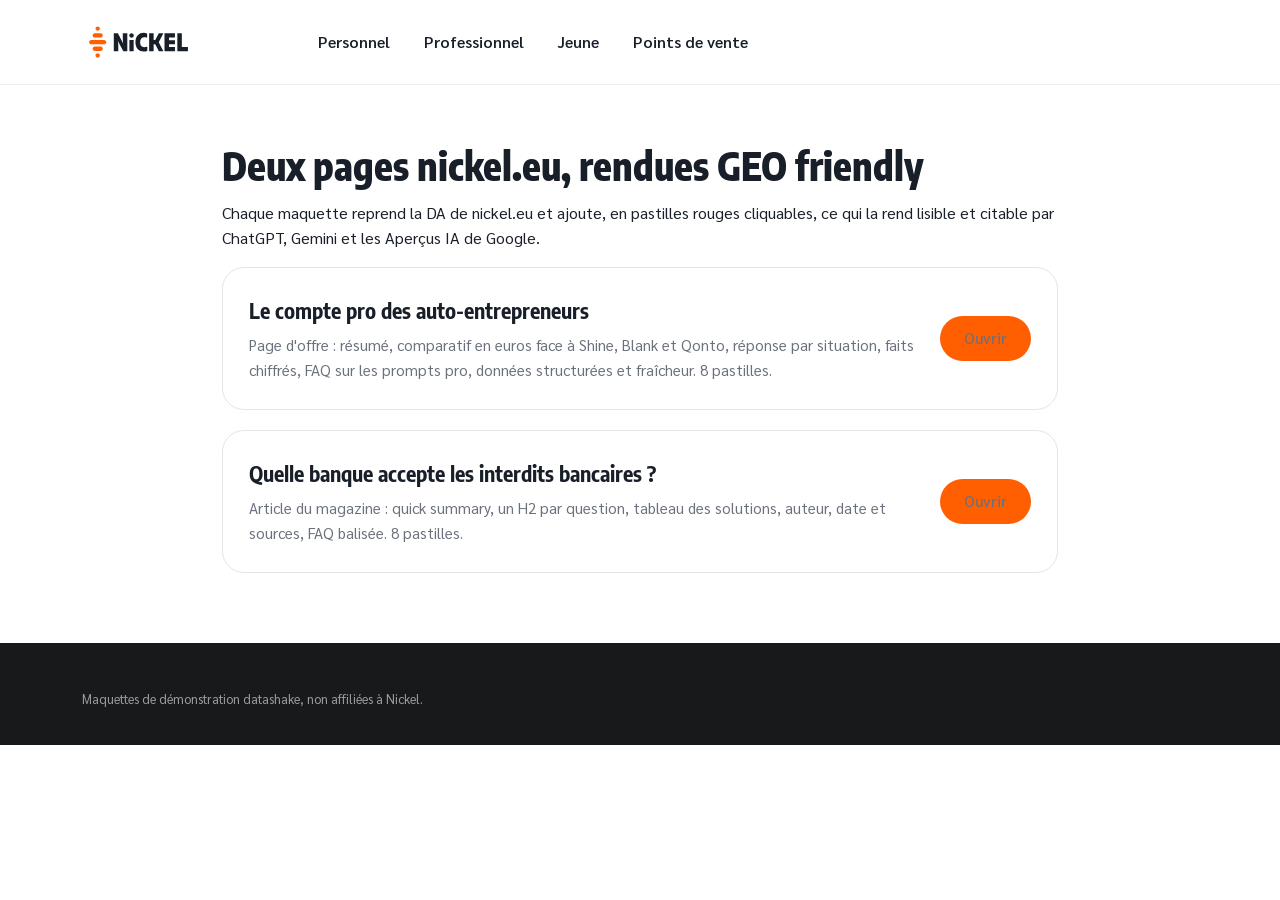
<file: index.html>
<!doctype html>
<html lang="fr">
<head>
<meta charset="utf-8">
<meta name="viewport" content="width=device-width, initial-scale=1.0">
<title>Maquettes GEO Nickel · datashake</title>
<meta name="robots" content="noindex, nofollow">
<link rel="stylesheet" href="assets/nickel-site.css">
<style>
 .list{max-width:900px;margin:60px auto;padding:0 32px}
 .list h1{font-family:'Encode Sans Condensed';font-weight:800;font-size:2.4rem;line-height:1.05;margin:0 0 14px}
 .list .item{border:1px solid var(--line);border-radius:22px;padding:26px;margin:0 0 20px;display:flex;justify-content:space-between;gap:20px;align-items:center}
 .list .item b{display:block;font-family:'Encode Sans Condensed';font-size:1.35rem;margin-bottom:6px}.list .item span{color:var(--grey);font-size:.95rem}
</style>
</head>
<body>
<div class="header"><div class="wrap">
  <a class="logo" href="#" aria-label="Nickel"><img src="assets/logo.svg" alt="Nickel"></a>
  <nav><a href="#">Personnel</a><a href="#">Professionnel</a><a href="#">Jeune</a><a href="#">Points de vente</a></nav>
</div></div>
<main class="list">
  <h1>Deux pages nickel.eu, rendues GEO friendly</h1>
  <p>Chaque maquette reprend la DA de nickel.eu et ajoute, en pastilles rouges cliquables, ce qui la rend lisible et citable par ChatGPT, Gemini et les Aperçus IA de Google.</p>
  <a class="item" href="compte-pro.html"><div><b>Le compte pro des auto-entrepreneurs</b><span>Page d'offre : résumé, comparatif en euros face à Shine, Blank et Qonto, réponse par situation, faits chiffrés, FAQ sur les prompts pro, données structurées et fraîcheur. 8 pastilles.</span></div><span class="btn-or">Ouvrir</span></a>
  <a class="item" href="banque-interdit-bancaire.html"><div><b>Quelle banque accepte les interdits bancaires&nbsp;?</b><span>Article du magazine : quick summary, un H2 par question, tableau des solutions, auteur, date et sources, FAQ balisée. 8 pastilles.</span></div><span class="btn-or">Ouvrir</span></a>
</main>
<footer><div class="wrap"><div class="legal" style="border:0;margin:0;padding:0">Maquettes de démonstration datashake, non affiliées à Nickel.</div></div></footer>
</body>
</html>
</file>
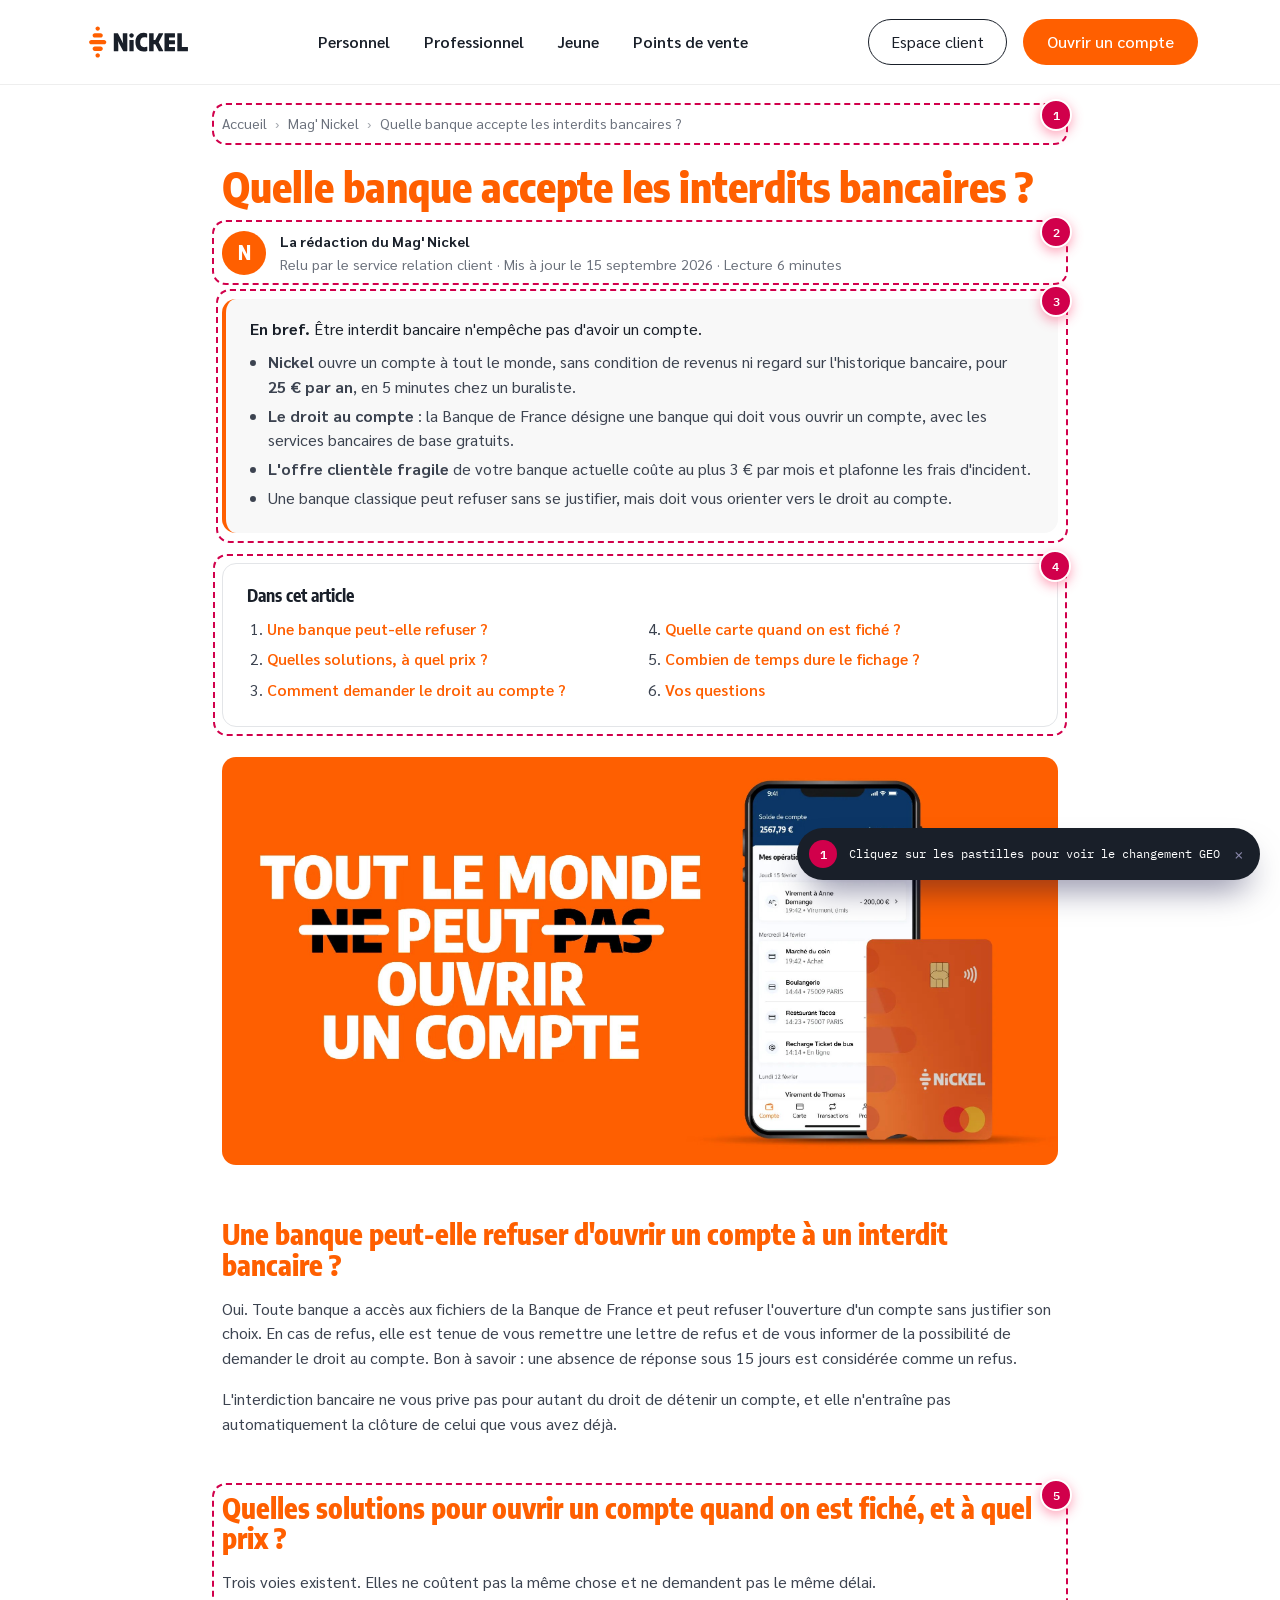
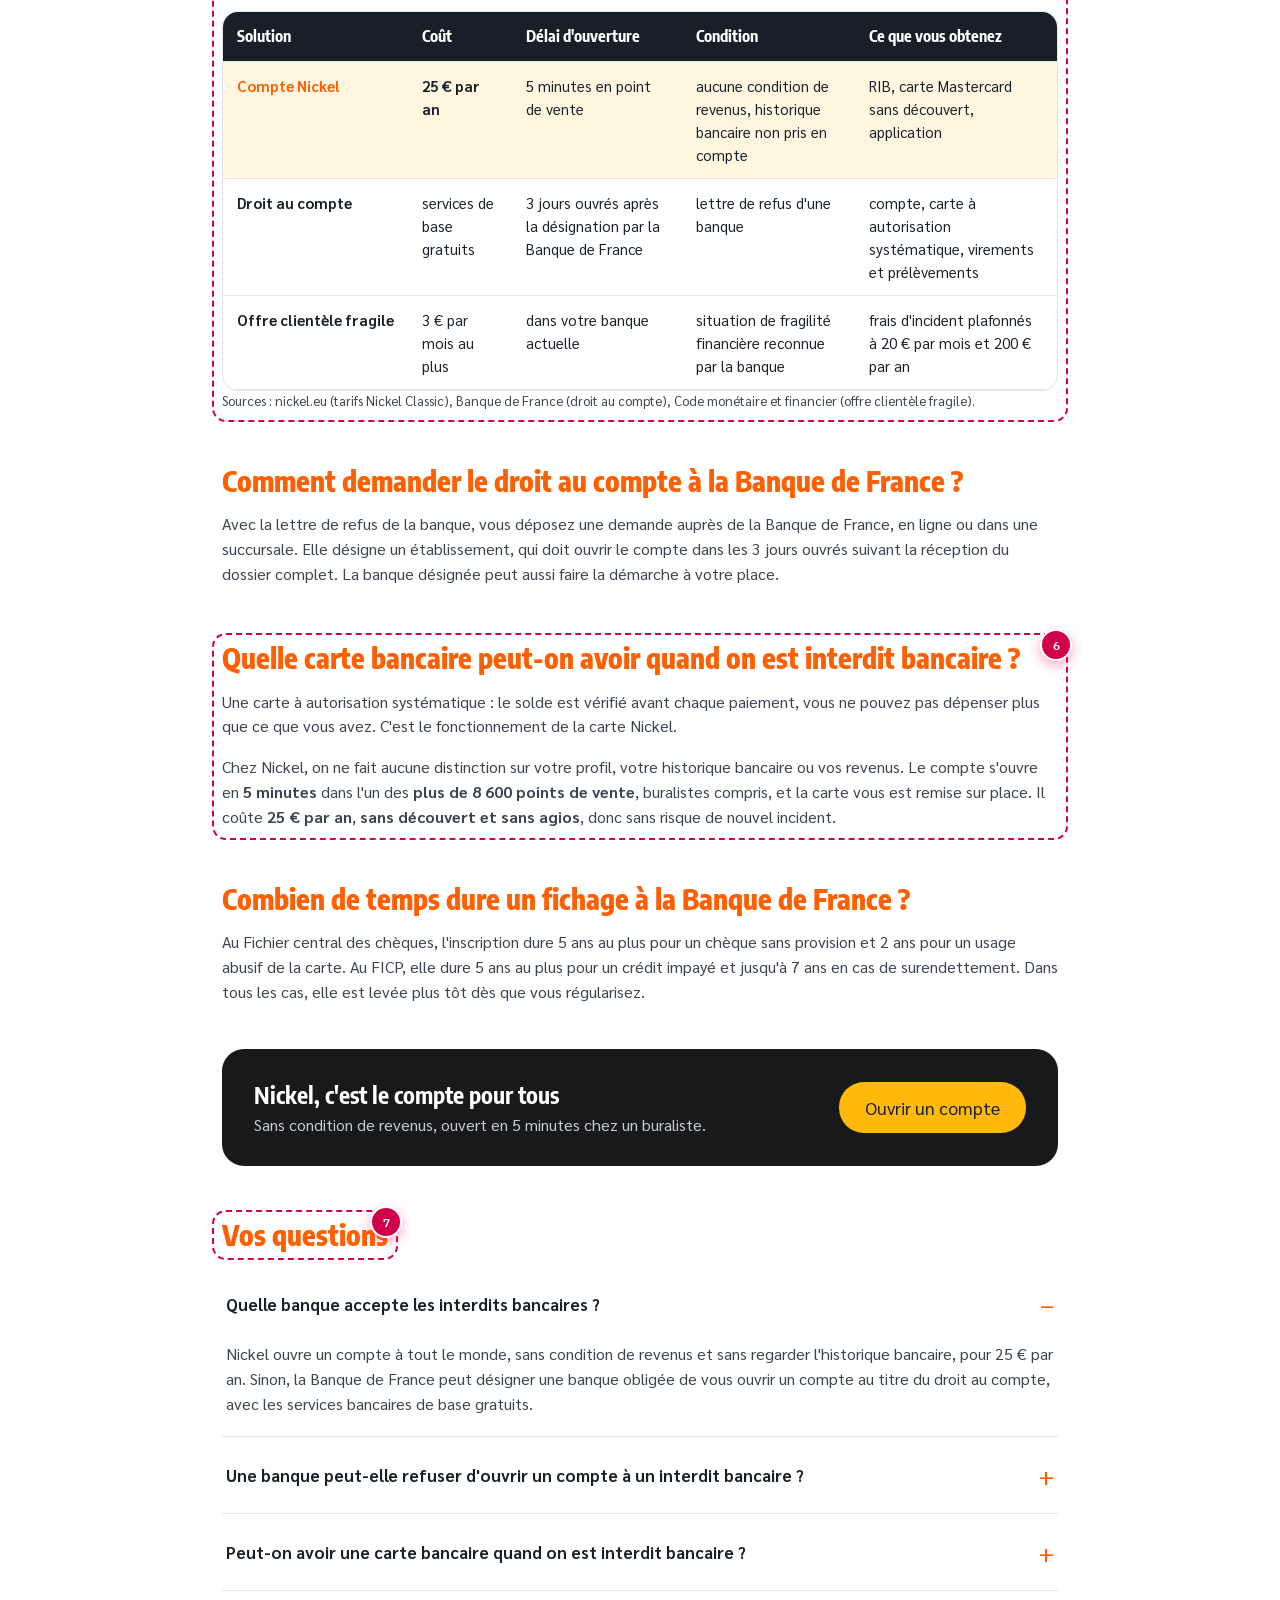
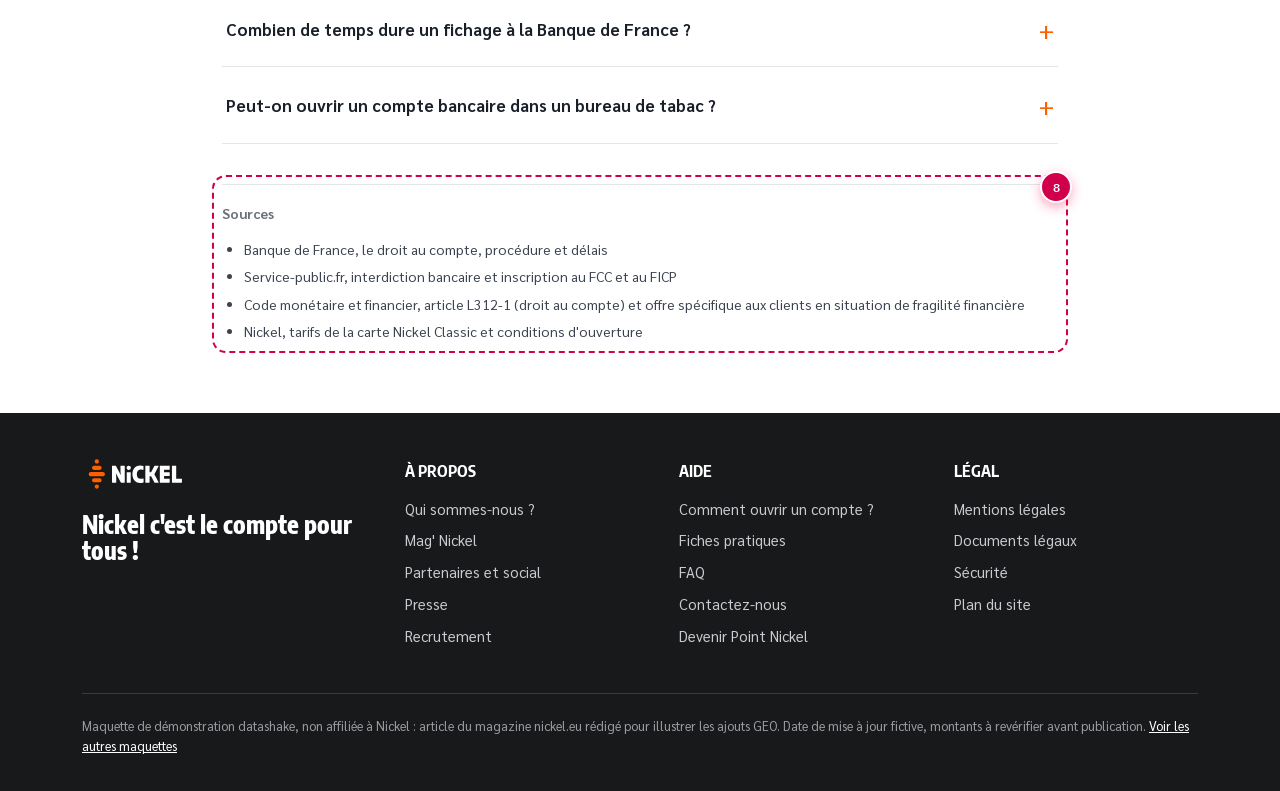
<file: banque-interdit-bancaire.html>
<!doctype html>
<html lang="fr">
<head>
<meta charset="utf-8">
<meta name="viewport" content="width=device-width, initial-scale=1.0">
<title>Quelle banque accepte les interdits bancaires ? | Mag' Nickel · maquette GEO datashake</title>
<meta name="description" content="Maquette datashake d'un article du magazine nickel.eu rendu GEO friendly : réponse directe, une question par titre, tableau des solutions en euros, auteur, date, sources et FAQ balisée.">
<meta name="robots" content="noindex, nofollow">
<meta property="og:title" content="Quelle banque accepte les interdits bancaires ?">
<meta property="og:description" content="Les trois solutions pour ouvrir un compte quand on est fiché à la Banque de France, ce qu'elles coûtent et en combien de temps.">
<meta property="og:type" content="article">
<meta property="article:modified_time" content="2026-09-15T09:00:00+02:00">
<link rel="stylesheet" href="assets/nickel-site.css">
<script type="application/ld+json">
{"@context":"https://schema.org","@type":"BreadcrumbList","itemListElement":[
 {"@type":"ListItem","position":1,"name":"Accueil","item":"https://nickel.eu/fr"},
 {"@type":"ListItem","position":2,"name":"Mag' Nickel","item":"https://nickel.eu/fr/magazine"},
 {"@type":"ListItem","position":3,"name":"Quelle banque accepte les interdits bancaires ?","item":"https://nickel.eu/fr/magazine/quelle-banque-accepte-interdits-bancaires"}]}
</script>
<script type="application/ld+json">
{"@context":"https://schema.org","@type":"Article","headline":"Quelle banque accepte les interdits bancaires ?","description":"Les trois solutions pour ouvrir un compte quand on est fiché à la Banque de France : Nickel, le droit au compte et l'offre clientèle fragile, avec leur coût et leur délai.","datePublished":"2026-03-02","dateModified":"2026-09-15","inLanguage":"fr-FR",
 "author":{"@type":"Organization","name":"La rédaction du Mag' Nickel","url":"https://nickel.eu/fr/magazine"},
 "publisher":{"@type":"Organization","@id":"https://nickel.eu/#organization","name":"Nickel","url":"https://nickel.eu/fr","logo":{"@type":"ImageObject","url":"https://nickel.eu/themes/custom/nickel_theme/logo.svg"}},
 "about":[{"@type":"Thing","name":"Interdit bancaire"},{"@type":"Thing","name":"Droit au compte"},{"@type":"Thing","name":"Fichier central des chèques"}],
 "citation":["https://www.banque-france.fr/fr/a-votre-service/particuliers/droit-au-compte","https://www.service-public.fr/particuliers/vosdroits/F2295"]}
</script>
<script type="application/ld+json">
{"@context":"https://schema.org","@type":"FAQPage","mainEntity":[
 {"@type":"Question","name":"Quelle banque accepte les interdits bancaires ?","acceptedAnswer":{"@type":"Answer","text":"Nickel ouvre un compte à tout le monde, sans condition de revenus et sans regarder l'historique bancaire, pour 25 € par an. Sinon, la Banque de France peut désigner une banque obligée de vous ouvrir un compte au titre du droit au compte, avec les services bancaires de base gratuits."}},
 {"@type":"Question","name":"Une banque peut-elle refuser d'ouvrir un compte à un interdit bancaire ?","acceptedAnswer":{"@type":"Answer","text":"Oui, sans avoir à justifier son refus. Elle doit alors vous informer que vous pouvez demander le droit au compte à la Banque de France. Une absence de réponse sous 15 jours vaut refus."}},
 {"@type":"Question","name":"Peut-on avoir une carte bancaire quand on est interdit bancaire ?","acceptedAnswer":{"@type":"Answer","text":"Oui, une carte à autorisation systématique, qui vérifie le solde avant chaque paiement. La carte Nickel fonctionne ainsi : pas de découvert possible, donc pas de nouvel incident."}},
 {"@type":"Question","name":"Combien de temps dure un fichage à la Banque de France ?","acceptedAnswer":{"@type":"Answer","text":"Jusqu'à 5 ans au Fichier central des chèques, 2 ans pour un usage abusif de la carte, jusqu'à 5 ans au FICP et 7 ans en cas de surendettement. Le fichage est levé plus tôt si vous régularisez."}},
 {"@type":"Question","name":"Peut-on ouvrir un compte bancaire dans un bureau de tabac ?","acceptedAnswer":{"@type":"Answer","text":"Oui, chez Nickel, dans plus de 8 600 points de vente, buralistes compris. L'ouverture prend 5 minutes avec une pièce d'identité et un numéro de téléphone, et la carte est remise sur place."}}]}
</script>
</head>
<body>
<div class="header"><div class="wrap">
  <a class="logo" href="#" aria-label="Nickel"><img src="assets/logo.svg" alt="Nickel"></a>
  <nav><a href="#">Personnel</a><a href="#">Professionnel</a><a href="#">Jeune</a><a href="#">Points de vente</a></nav>
  <div class="right"><a class="btn-out" href="#">Espace client</a><a class="btn-or" href="#">Ouvrir un compte</a></div>
</div></div>

<main class="content mag">

  <nav class="breadcrumb geo-mark" aria-label="Fil d'Ariane">
    <button class="geo-badge" type="button" data-tooltip="t1" aria-expanded="false">1</button>
    <div class="geo-tooltip" id="t1" role="tooltip"><span class="kind">Structure + code</span><strong>Fil d'Ariane visible et balisé</strong><p>Les articles du magazine n'ont ni fil d'Ariane ni <code>BreadcrumbList</code>. Accueil &gt; Mag' Nickel &gt; article situe la page dans le site et rattache l'article à la marque.</p></div>
    <a href="#">Accueil</a><span class="sep">›</span><a href="#">Mag' Nickel</a><span class="sep">›</span><span>Quelle banque accepte les interdits bancaires&nbsp;?</span>
  </nav>

  <h1>Quelle banque accepte les interdits bancaires&nbsp;?</h1>

  <div class="author geo-mark">
    <button class="geo-badge" type="button" data-tooltip="t2" aria-expanded="false">2</button>
    <div class="geo-tooltip" id="t2" role="tooltip"><span class="kind">Autorité + fraîcheur</span><strong>Auteur, relecture et date de mise à jour</strong><p>56&nbsp;% des articles du magazine affichent une date de plus de 3 ans et un seul porte un <code>dateModified</code>. L'article dit qui l'écrit, qui le relit et quand il a été revu, en texte, en <code>&lt;time datetime&gt;</code> et dans un schéma <code>Article</code>.</p></div>
    <div class="av">N</div>
    <div><b>La rédaction du Mag' Nickel</b>Relu par le service relation client · Mis à jour le <time datetime="2026-09-15">15 septembre 2026</time> · Lecture 6 minutes</div>
  </div>

  <div class="geo-quick geo-mark">
    <button class="geo-badge" type="button" data-tooltip="t3" aria-expanded="false">3</button>
    <div class="geo-tooltip" id="t3" role="tooltip"><span class="kind">Sémantique</span><strong>Quick summary, la réponse d'abord</strong><p>Une IA lit le haut de la page et repart. Ces quatre lignes répondent au prompt tel qu'il est posé, nomment les trois solutions et leur coût, et donnent à ChatGPT la phrase qu'il recopie.</p></div>
    <strong>En bref.</strong> Être interdit bancaire n'empêche pas d'avoir un compte.
    <ul>
      <li><strong>Nickel</strong> ouvre un compte à tout le monde, sans condition de revenus ni regard sur l'historique bancaire, pour <strong>25&nbsp;€ par an</strong>, en 5 minutes chez un buraliste.</li>
      <li><strong>Le droit au compte</strong>&nbsp;: la Banque de France désigne une banque qui doit vous ouvrir un compte, avec les services bancaires de base gratuits.</li>
      <li><strong>L'offre clientèle fragile</strong> de votre banque actuelle coûte au plus 3&nbsp;€ par mois et plafonne les frais d'incident.</li>
      <li>Une banque classique peut refuser sans se justifier, mais doit vous orienter vers le droit au compte.</li>
    </ul>
  </div>

  <div class="toc geo-mark">
    <button class="geo-badge" type="button" data-tooltip="t4" aria-expanded="false">4</button>
    <div class="geo-tooltip" id="t4" role="tooltip"><span class="kind">Structure</span><strong>Un H2 par question</strong><p>Chaque titre reprend une question réelle de Sandra, la cliente refusée par sa banque. Une IA repère une section par son titre&nbsp;: « Une banque peut-elle refuser…&nbsp;? » est retrouvé, « Les conséquences » ne l'est pas.</p></div>
    <b>Dans cet article</b>
    <ol>
      <li><a href="#refus">Une banque peut-elle refuser&nbsp;?</a></li>
      <li><a href="#solutions">Quelles solutions, à quel prix&nbsp;?</a></li>
      <li><a href="#droit">Comment demander le droit au compte&nbsp;?</a></li>
      <li><a href="#carte">Quelle carte quand on est fiché&nbsp;?</a></li>
      <li><a href="#duree">Combien de temps dure le fichage&nbsp;?</a></li>
      <li><a href="#faq">Vos questions</a></li>
    </ol>
  </div>

  <figure style="margin:0 0 10px"><img src="assets/article-hero.jpg" alt="Tout le monde peut ouvrir un compte Nickel" style="width:100%;display:block;border-radius:14px"></figure>

  <h2 id="refus">Une banque peut-elle refuser d'ouvrir un compte à un interdit bancaire&nbsp;?</h2>
  <p>Oui. Toute banque a accès aux fichiers de la Banque de France et peut refuser l'ouverture d'un compte sans justifier son choix. En cas de refus, elle est tenue de vous remettre une lettre de refus et de vous informer de la possibilité de demander le droit au compte. Bon à savoir&nbsp;: une absence de réponse sous 15 jours est considérée comme un refus.</p>
  <p>L'interdiction bancaire ne vous prive pas pour autant du droit de détenir un compte, et elle n'entraîne pas automatiquement la clôture de celui que vous avez déjà.</p>

  <div class="geo-mark" id="solutions" style="margin-top:56px">
    <button class="geo-badge" type="button" data-tooltip="t5" aria-expanded="false">5</button>
    <div class="geo-tooltip" id="t5" role="tooltip"><span class="kind">Sémantique + structure</span><strong>Le tableau au milieu de l'article</strong><p>Trois solutions, quatre critères, en euros et en délais. Un vrai <code>&lt;table&gt;</code> est le format que les Aperçus IA et ChatGPT extraient pour répondre à une question comparative, et Nickel y figure avec son prix réel.</p></div>
    <h2 style="margin-top:0">Quelles solutions pour ouvrir un compte quand on est fiché, et à quel prix&nbsp;?</h2>
    <p>Trois voies existent. Elles ne coûtent pas la même chose et ne demandent pas le même délai.</p>
    <div class="table-wrap"><table class="compare">
      <thead><tr><th>Solution</th><th>Coût</th><th>Délai d'ouverture</th><th>Condition</th><th>Ce que vous obtenez</th></tr></thead>
      <tbody>
        <tr class="me"><th>Compte Nickel</th><td><b>25&nbsp;€ par an</b></td><td>5 minutes en point de vente</td><td>aucune condition de revenus, historique bancaire non pris en compte</td><td>RIB, carte Mastercard sans découvert, application</td></tr>
        <tr><th>Droit au compte</th><td>services de base gratuits</td><td>3 jours ouvrés après la désignation par la Banque de France</td><td>lettre de refus d'une banque</td><td>compte, carte à autorisation systématique, virements et prélèvements</td></tr>
        <tr><th>Offre clientèle fragile</th><td>3&nbsp;€ par mois au plus</td><td>dans votre banque actuelle</td><td>situation de fragilité financière reconnue par la banque</td><td>frais d'incident plafonnés à 20&nbsp;€ par mois et 200&nbsp;€ par an</td></tr>
      </tbody></table></div>
    <p class="caption">Sources&nbsp;: nickel.eu (tarifs Nickel Classic), Banque de France (droit au compte), Code monétaire et financier (offre clientèle fragile).</p>
  </div>

  <h2 id="droit">Comment demander le droit au compte à la Banque de France&nbsp;?</h2>
  <p>Avec la lettre de refus de la banque, vous déposez une demande auprès de la Banque de France, en ligne ou dans une succursale. Elle désigne un établissement, qui doit ouvrir le compte dans les 3 jours ouvrés suivant la réception du dossier complet. La banque désignée peut aussi faire la démarche à votre place.</p>

  <div class="geo-mark" id="nickel" style="margin-top:56px">
    <button class="geo-badge" type="button" data-tooltip="t6" aria-expanded="false">6</button>
    <div class="geo-tooltip" id="t6" role="tooltip"><span class="kind">Autorité</span><strong>Les faits qui font citer Nickel</strong><p>Nickel est déjà la première marque citée du segment perso (40 réponses sur 64). Le paragraphe garde le ton du magazine et pose les faits vérifiables que l'IA reprend&nbsp;: sans condition, 25&nbsp;€ par an, plus de 8&nbsp;600 points de vente, 5 minutes, pas de découvert.</p></div>
    <h2 id="carte" style="margin-top:0">Quelle carte bancaire peut-on avoir quand on est interdit bancaire&nbsp;?</h2>
    <p>Une carte à autorisation systématique&nbsp;: le solde est vérifié avant chaque paiement, vous ne pouvez pas dépenser plus que ce que vous avez. C'est le fonctionnement de la carte Nickel.</p>
    <p>Chez Nickel, on ne fait aucune distinction sur votre profil, votre historique bancaire ou vos revenus. Le compte s'ouvre en <strong>5 minutes</strong> dans l'un des <strong>plus de 8&nbsp;600 points de vente</strong>, buralistes compris, et la carte vous est remise sur place. Il coûte <strong>25&nbsp;€ par an</strong>, <strong>sans découvert et sans agios</strong>, donc sans risque de nouvel incident.</p>
  </div>

  <h2 id="duree">Combien de temps dure un fichage à la Banque de France&nbsp;?</h2>
  <p>Au Fichier central des chèques, l'inscription dure 5 ans au plus pour un chèque sans provision et 2 ans pour un usage abusif de la carte. Au FICP, elle dure 5 ans au plus pour un crédit impayé et jusqu'à 7 ans en cas de surendettement. Dans tous les cas, elle est levée plus tôt dès que vous régularisez.</p>

  <div class="cta-band">
    <div><b>Nickel, c'est le compte pour tous</b><span>Sans condition de revenus, ouvert en 5 minutes chez un buraliste.</span></div>
    <a class="btn-ye" href="#">Ouvrir un compte</a>
  </div>

  <h2 id="faq" class="geo-mark" style="display:table">Vos questions
    <button class="geo-badge" type="button" data-tooltip="t7" aria-expanded="false">7</button>
    <div class="geo-tooltip" id="t7" role="tooltip"><span class="kind">Sémantique + code</span><strong>FAQ balisée sur les prompts mesurés</strong><p>Cinq questions reprises des prompts du segment&nbsp;: banque, refus, carte, durée, bureau de tabac. Deux phrases par réponse, Nickel nommé quand c'est un fait, doublées d'un schéma <code>FAQPage</code>.</p></div>
  </h2>
  <div class="faq">
    <details open><summary>Quelle banque accepte les interdits bancaires&nbsp;?</summary><p>Nickel ouvre un compte à tout le monde, sans condition de revenus et sans regarder l'historique bancaire, pour 25&nbsp;€ par an. Sinon, la Banque de France peut désigner une banque obligée de vous ouvrir un compte au titre du droit au compte, avec les services bancaires de base gratuits.</p></details>
    <details><summary>Une banque peut-elle refuser d'ouvrir un compte à un interdit bancaire&nbsp;?</summary><p>Oui, sans avoir à justifier son refus. Elle doit alors vous informer que vous pouvez demander le droit au compte à la Banque de France. Une absence de réponse sous 15 jours vaut refus.</p></details>
    <details><summary>Peut-on avoir une carte bancaire quand on est interdit bancaire&nbsp;?</summary><p>Oui, une carte à autorisation systématique, qui vérifie le solde avant chaque paiement. La carte Nickel fonctionne ainsi&nbsp;: pas de découvert possible, donc pas de nouvel incident.</p></details>
    <details><summary>Combien de temps dure un fichage à la Banque de France&nbsp;?</summary><p>Jusqu'à 5 ans au Fichier central des chèques, 2 ans pour un usage abusif de la carte, jusqu'à 5 ans au FICP et 7 ans en cas de surendettement. Le fichage est levé plus tôt si vous régularisez.</p></details>
    <details><summary>Peut-on ouvrir un compte bancaire dans un bureau de tabac&nbsp;?</summary><p>Oui, chez Nickel, dans plus de 8&nbsp;600 points de vente, buralistes compris. L'ouverture prend 5 minutes avec une pièce d'identité et un numéro de téléphone, et la carte est remise sur place.</p></details>
  </div>

  <div class="sources geo-mark">
    <button class="geo-badge" type="button" data-tooltip="t8" aria-expanded="false">8</button>
    <div class="geo-tooltip" id="t8" role="tooltip"><span class="kind">Autorité</span><strong>Les sources que les IA citent déjà</strong><p>service-public.fr et banque-france.fr font partie des sources les plus reprises par les trois moteurs sur ce segment. Les citer, en liens et en <code>citation</code> dans le schéma, place l'article dans le même ensemble de confiance.</p></div>
    <b>Sources</b>
    <ul>
      <li>Banque de France, le droit au compte, procédure et délais</li>
      <li>Service-public.fr, interdiction bancaire et inscription au FCC et au FICP</li>
      <li>Code monétaire et financier, article L312-1 (droit au compte) et offre spécifique aux clients en situation de fragilité financière</li>
      <li>Nickel, tarifs de la carte Nickel Classic et conditions d'ouverture</li>
    </ul>
  </div>
</main>

<footer><div class="wrap">
  <div class="cols">
    <div><img src="assets/logo-white.svg" alt="Nickel" style="height:30px"><div class="tag">Nickel c'est le compte pour tous&nbsp;!</div></div>
    <div><h5>À propos</h5><ul><li>Qui sommes-nous&nbsp;?</li><li>Mag' Nickel</li><li>Partenaires et social</li><li>Presse</li><li>Recrutement</li></ul></div>
    <div><h5>Aide</h5><ul><li>Comment ouvrir un compte&nbsp;?</li><li>Fiches pratiques</li><li>FAQ</li><li>Contactez-nous</li><li>Devenir Point Nickel</li></ul></div>
    <div><h5>Légal</h5><ul><li>Mentions légales</li><li>Documents légaux</li><li>Sécurité</li><li>Plan du site</li></ul></div>
  </div>
  <div class="legal">Maquette de démonstration datashake, non affiliée à Nickel&nbsp;: article du magazine nickel.eu rédigé pour illustrer les ajouts GEO. Date de mise à jour fictive, montants à revérifier avant publication. <a href="index.html" style="color:#fff;text-decoration:underline">Voir les autres maquettes</a></div>
</div></footer>

<div class="geo-hint" id="geo-hint">
  <span class="demo">1</span>
  <span>Cliquez sur les pastilles pour voir le changement GEO</span>
  <button type="button" aria-label="Fermer">&times;</button>
</div>
<script src="assets/geo.js"></script>
</body>
</html>
</file>
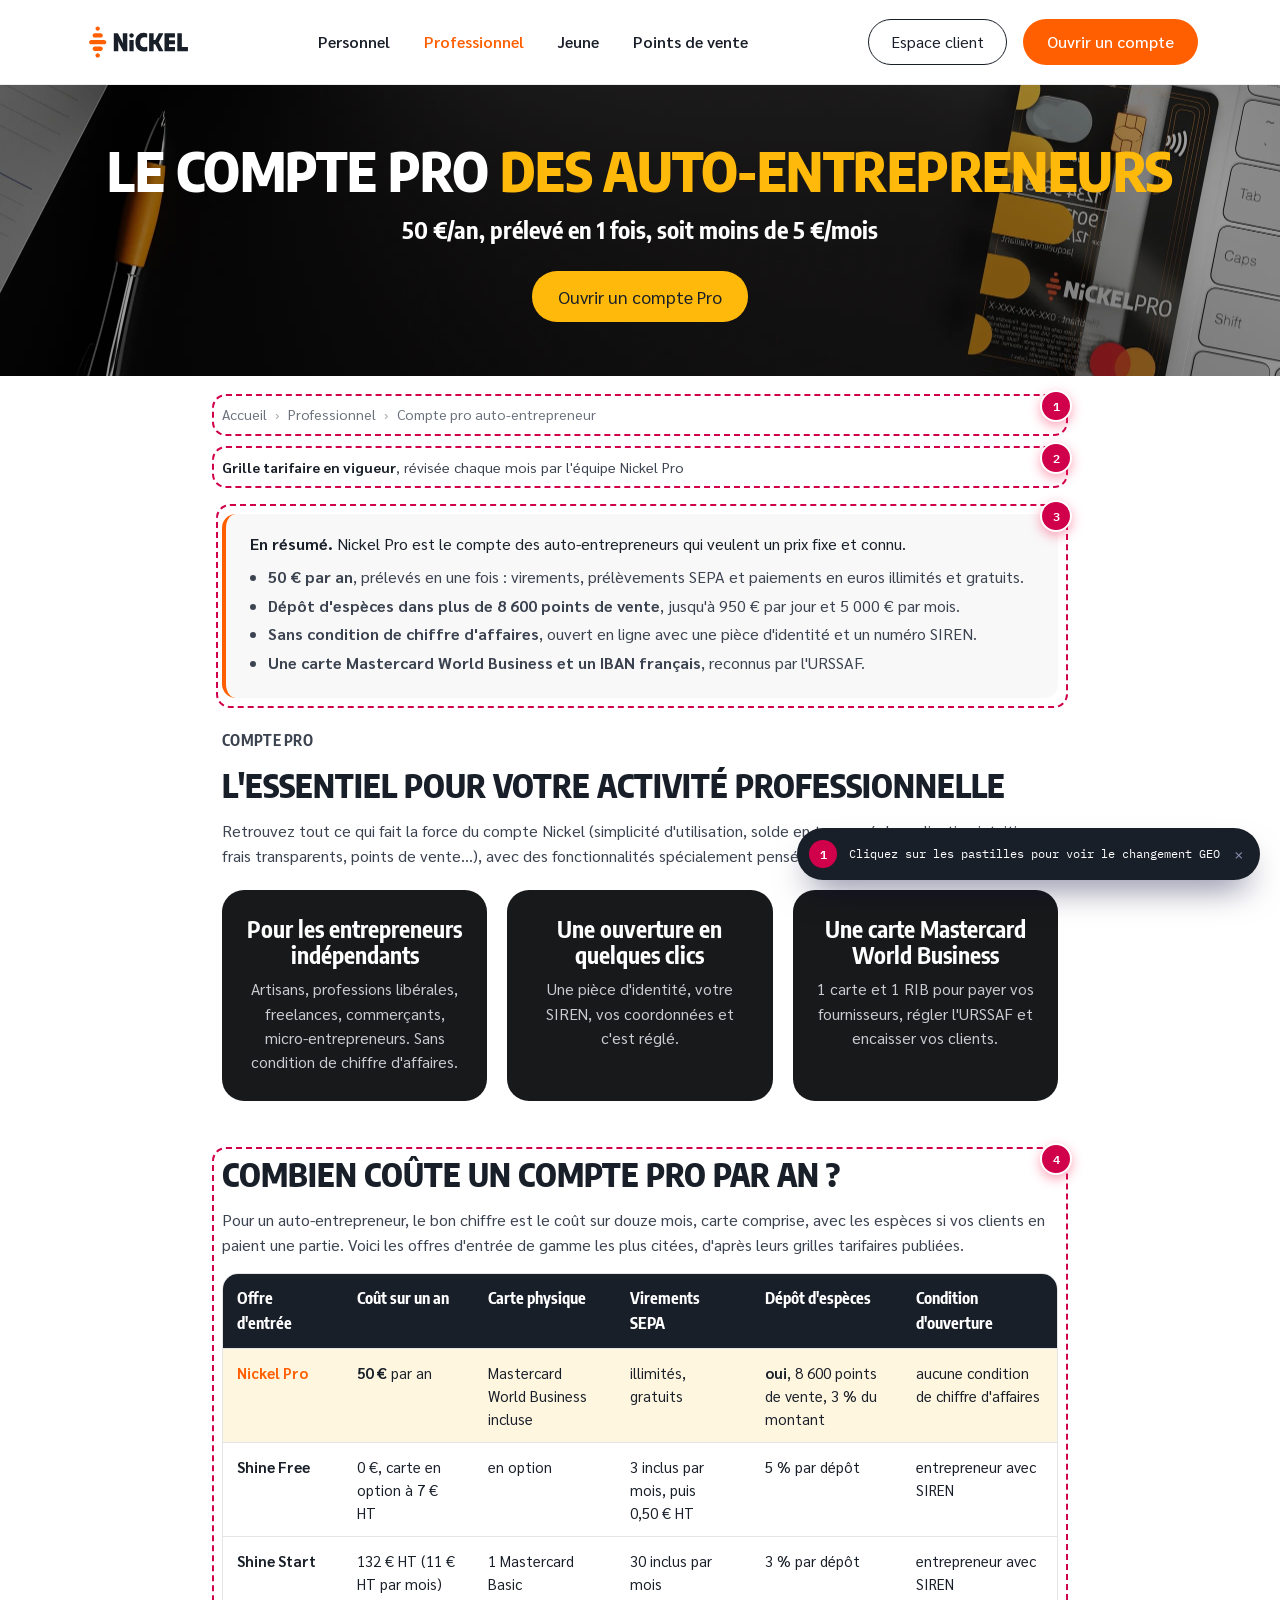
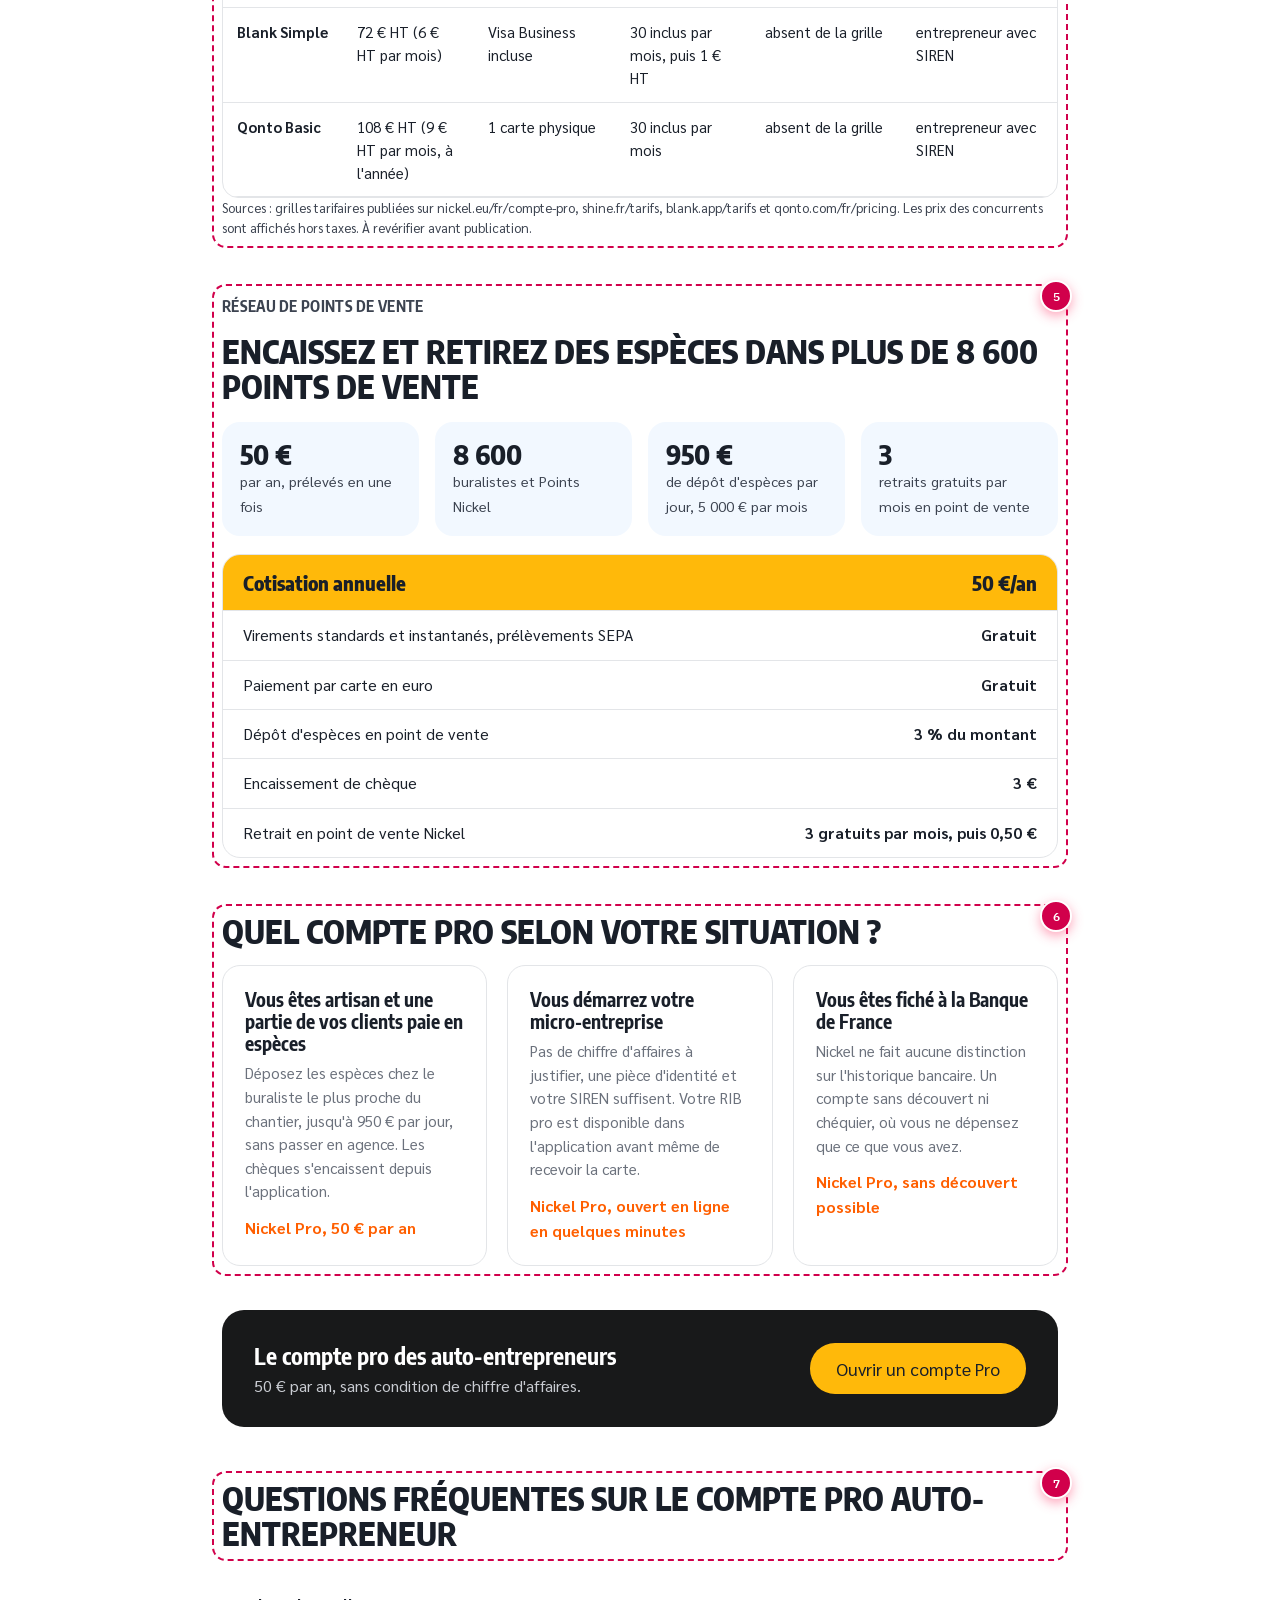
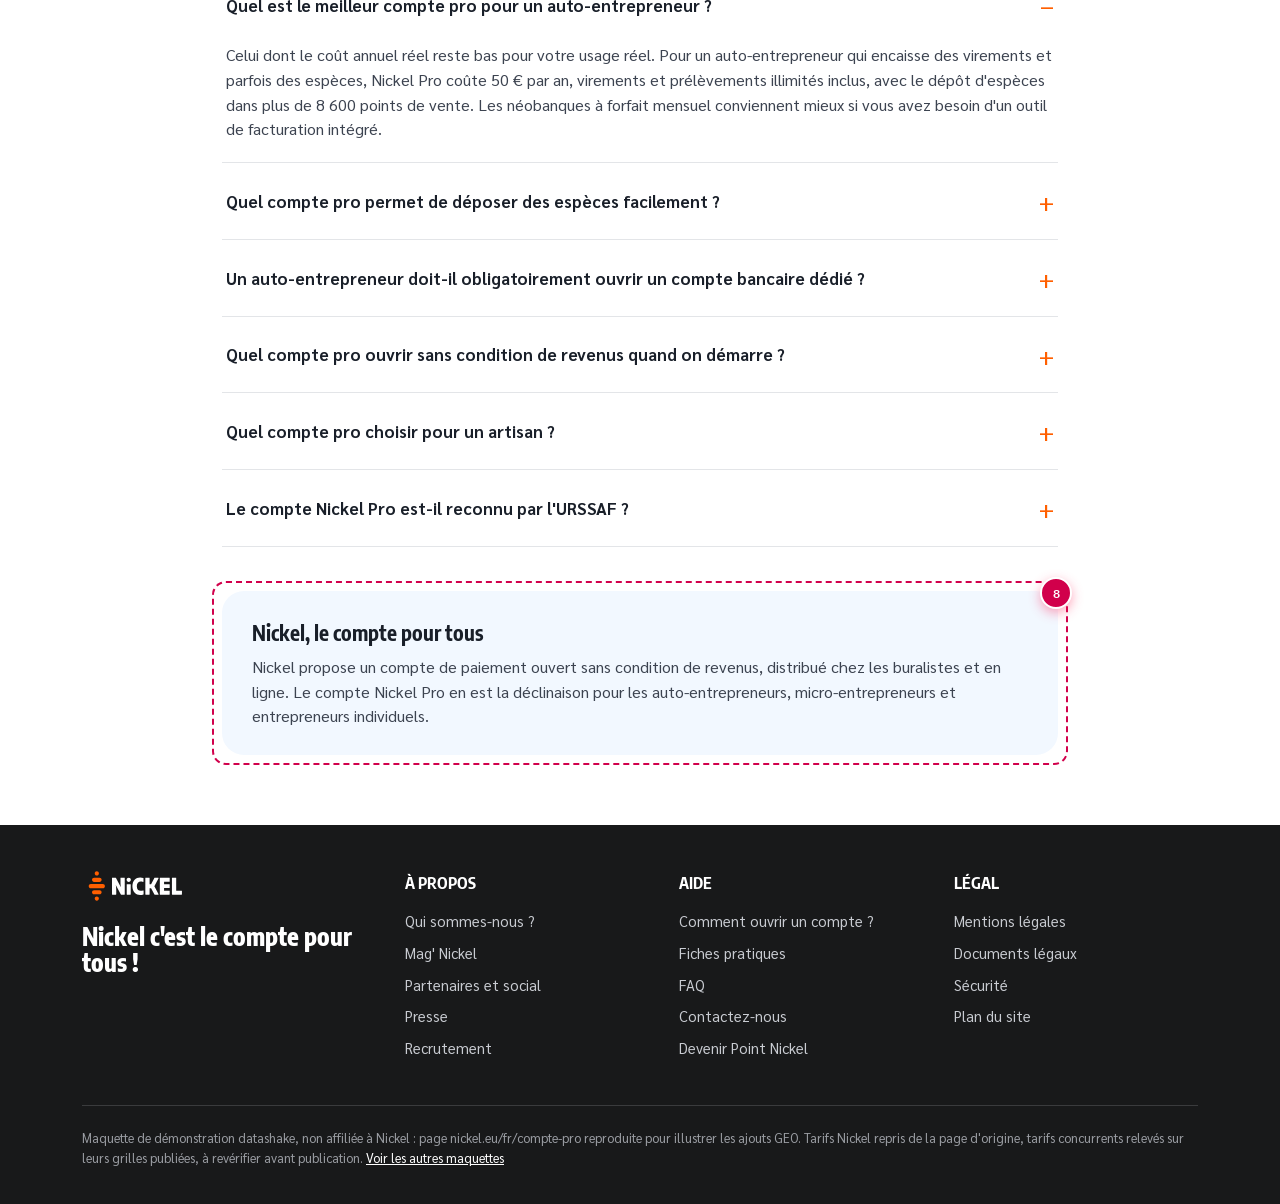
<file: compte-pro.html>
<!doctype html>
<html lang="fr">
<head>
<meta charset="utf-8">
<meta name="viewport" content="width=device-width, initial-scale=1.0">
<title>Compte pro auto-entrepreneur à 50 € par an | Nickel Pro · maquette GEO datashake</title>
<meta name="description" content="Maquette datashake de la page nickel.eu/fr/compte-pro : page d'offre reproduite, ajouts GEO en pastilles pour que Nickel Pro soit lu, comparé et cité par ChatGPT, Gemini et les Aperçus IA quand un auto-entrepreneur cherche un compte pro.">
<meta name="robots" content="noindex, nofollow">
<link rel="canonical" href="https://nickel.eu/fr/compte-pro">
<meta property="og:title" content="Compte pro auto-entrepreneur à 50 € par an, dépôt d'espèces chez le buraliste | Nickel Pro">
<meta property="og:description" content="50 € par an, sans condition de chiffre d'affaires, dépôt d'espèces dans plus de 8 600 points de vente, carte Mastercard World Business.">
<meta property="og:image" content="https://nickel.eu/sites/default/files/styles/original/public/2026-06/Compte-auto-entrepreneur.jpg.webp">
<link rel="stylesheet" href="assets/nickel-site.css">
<script type="application/ld+json">
{"@context":"https://schema.org","@type":"BreadcrumbList","itemListElement":[
 {"@type":"ListItem","position":1,"name":"Accueil","item":"https://nickel.eu/fr"},
 {"@type":"ListItem","position":2,"name":"Professionnel","item":"https://nickel.eu/fr/compte-pro"},
 {"@type":"ListItem","position":3,"name":"Compte pro auto-entrepreneur","item":"https://nickel.eu/fr/compte-pro"}]}
</script>
<script type="application/ld+json">
{"@context":"https://schema.org","@type":"FinancialProduct","name":"Compte Nickel Pro","url":"https://nickel.eu/fr/compte-pro","category":"Compte professionnel pour auto-entrepreneur","description":"Compte de paiement professionnel pour auto-entrepreneurs, micro-entrepreneurs et entrepreneurs individuels, sans condition de chiffre d'affaires, avec IBAN français, carte Mastercard World Business et dépôt d'espèces dans plus de 8 600 points de vente.","feesAndCommissionsSpecification":"Cotisation 50 € par an prélevée en une fois. Virements et prélèvements SEPA illimités gratuits. Dépôt d'espèces 3 % du montant. Encaissement de chèque 3 €. 3 retraits gratuits par mois en point de vente puis 0,50 €.",
 "offers":{"@type":"Offer","price":"50","priceCurrency":"EUR","priceSpecification":{"@type":"UnitPriceSpecification","price":"50","priceCurrency":"EUR","unitText":"an"},"eligibleCustomerType":"Auto-entrepreneur, micro-entrepreneur, entrepreneur individuel"},
 "provider":{"@type":"Organization","@id":"https://nickel.eu/#organization"},"dateModified":"2026-10-01"}
</script>
<script type="application/ld+json">
{"@context":"https://schema.org","@type":"Organization","@id":"https://nickel.eu/#organization","name":"Nickel","url":"https://nickel.eu/fr","logo":"https://nickel.eu/themes/custom/nickel_theme/logo.svg","slogan":"Le compte pour tous","sameAs":["https://fr.wikipedia.org/wiki/Nickel_(service_de_paiement)","https://www.facebook.com/NickelFr/","https://www.instagram.com/nickelfrance/","https://www.youtube.com/c/Compte-nickelFr/featured"]}
</script>
<script type="application/ld+json">
{"@context":"https://schema.org","@type":"FAQPage","mainEntity":[
 {"@type":"Question","name":"Quel est le meilleur compte pro pour un auto-entrepreneur ?","acceptedAnswer":{"@type":"Answer","text":"Celui dont le coût annuel réel reste bas pour votre usage réel. Pour un auto-entrepreneur qui encaisse des virements et parfois des espèces, Nickel Pro coûte 50 € par an, virements et prélèvements illimités inclus, avec le dépôt d'espèces dans plus de 8 600 points de vente. Les néobanques à forfait mensuel conviennent mieux si vous avez besoin d'un outil de facturation intégré."}},
 {"@type":"Question","name":"Quel compte pro permet de déposer des espèces facilement ?","acceptedAnswer":{"@type":"Answer","text":"Nickel Pro permet de déposer des espèces chez plus de 8 600 buralistes et Points Nickel, jusqu'à 950 € par jour et 5 000 € par mois, pour 3 % du montant déposé."}},
 {"@type":"Question","name":"Un auto-entrepreneur doit-il obligatoirement ouvrir un compte bancaire dédié ?","acceptedAnswer":{"@type":"Answer","text":"Oui, dès que le chiffre d'affaires dépasse 10 000 € deux années civiles de suite. En dessous, un compte personnel suffit, mais un compte dédié simplifie la déclaration à l'URSSAF."}},
 {"@type":"Question","name":"Quel compte pro ouvrir sans condition de revenus quand on démarre ?","acceptedAnswer":{"@type":"Answer","text":"Nickel Pro s'ouvre sans condition de chiffre d'affaires, avec une pièce d'identité et un numéro SIREN, entièrement en ligne."}},
 {"@type":"Question","name":"Quel compte pro choisir pour un artisan ?","acceptedAnswer":{"@type":"Answer","text":"Un compte qui accepte les espèces et les chèques de vos clients sans frais fixes élevés. Nickel Pro encaisse les virements, les chèques (3 €) et les espèces en point de vente, pour 50 € par an."}},
 {"@type":"Question","name":"Le compte Nickel Pro est-il reconnu par l'URSSAF ?","acceptedAnswer":{"@type":"Answer","text":"Oui. C'est un compte de paiement avec IBAN français, opéré par un établissement agréé par l'ACPR, accepté par l'URSSAF et les organismes officiels."}}]}
</script>
</head>
<body>
<div class="header"><div class="wrap">
  <a class="logo" href="#" aria-label="Nickel"><img src="assets/logo.svg" alt="Nickel"></a>
  <nav><a href="#">Personnel</a><a href="#" class="on">Professionnel</a><a href="#">Jeune</a><a href="#">Points de vente</a></nav>
  <div class="right"><a class="btn-out" href="#">Espace client</a><a class="btn-or" href="#">Ouvrir un compte</a></div>
</div></div>

<section class="hero" style="background-image:url(assets/hero-pro.jpg)"><div class="in">
  <h1>Le compte pro <span>des auto-entrepreneurs</span></h1>
  <p>50&nbsp;€/an, prélevé en 1 fois, soit moins de 5&nbsp;€/mois</p>
  <a class="btn-ye" href="#">Ouvrir un compte Pro</a>
</div></section>

<main class="content">

  <nav class="breadcrumb geo-mark" aria-label="Fil d'Ariane">
    <button class="geo-badge" type="button" data-tooltip="t1" aria-expanded="false">1</button>
    <div class="geo-tooltip" id="t1" role="tooltip"><span class="kind">Structure + code</span><strong>Fil d'Ariane visible et balisé</strong><p>Aucune page de nickel.eu ne porte de <code>BreadcrumbList</code>. Le fil Accueil &gt; Professionnel &gt; Compte pro auto-entrepreneur dit aux moteurs génératifs que la page est l'offre pro de Nickel, pas une page d'aide.</p></div>
    <a href="#">Accueil</a><span class="sep">›</span><a href="#">Professionnel</a><span class="sep">›</span><span>Compte pro auto-entrepreneur</span>
  </nav>

  <p class="geo-updated geo-mark" style="margin:30px 0 36px">
    <button class="geo-badge" type="button" data-tooltip="t2" aria-expanded="false">2</button>
    <span class="geo-tooltip" id="t2" role="tooltip"><span class="kind">Fraîcheur</span><strong>Une grille datée et des en-têtes qui le disent</strong><span style="display:block;color:var(--ink-soft)">Aujourd'hui, aucune page de nickel.eu n'envoie d'en-tête <code>Last-Modified</code> ni d'<code>ETag</code>, et le compte pro est absent du sitemap. La grille porte une date de révision, reprise en <code>dateModified</code> et dans le sitemap&nbsp;: une IA qui compare des tarifs prend la source qu'elle sait à jour.</span></span>
    <b>Grille tarifaire en vigueur</b>, révisée chaque mois par l'équipe Nickel Pro
  </p>

  <div class="geo-quick geo-mark">
    <button class="geo-badge" type="button" data-tooltip="t3" aria-expanded="false">3</button>
    <div class="geo-tooltip" id="t3" role="tooltip"><span class="kind">Sémantique</span><strong>La réponse au prompt, en tête de page</strong><p>« Quel est le meilleur compte pro pour un auto-entrepreneur&nbsp;? »&nbsp;: Nickel n'est nommé dans aucune des 30 réponses ChatGPT et Gemini du segment pro. Ce bloc donne la réponse en cinq lignes, avec les deux critères qui font gagner Nickel&nbsp;: le prix annuel fixe et les espèces.</p></div>
    <strong>En résumé.</strong> Nickel Pro est le compte des auto-entrepreneurs qui veulent un prix fixe et connu.
    <ul>
      <li><strong>50&nbsp;€ par an</strong>, prélevés en une fois&nbsp;: virements, prélèvements SEPA et paiements en euros illimités et gratuits.</li>
      <li><strong>Dépôt d'espèces dans plus de 8&nbsp;600 points de vente</strong>, jusqu'à 950&nbsp;€ par jour et 5&nbsp;000&nbsp;€ par mois.</li>
      <li><strong>Sans condition de chiffre d'affaires</strong>, ouvert en ligne avec une pièce d'identité et un numéro SIREN.</li>
      <li><strong>Une carte Mastercard World Business et un IBAN français</strong>, reconnus par l'URSSAF.</li>
    </ul>
  </div>

  <p class="eyebrow">Compte pro</p>
  <h2 style="margin-top:0">L'essentiel pour votre activité professionnelle</h2>
  <p>Retrouvez tout ce qui fait la force du compte Nickel (simplicité d'utilisation, solde en temps réel, application intuitive, frais transparents, points de vente…), avec des fonctionnalités spécialement pensées pour les pros.</p>
  <div class="darkcards">
    <div><h4>Pour les entrepreneurs indépendants</h4><p>Artisans, professions libérales, freelances, commerçants, micro-entrepreneurs. Sans condition de chiffre d'affaires.</p></div>
    <div><h4>Une ouverture en quelques clics</h4><p>Une pièce d'identité, votre SIREN, vos coordonnées et c'est réglé.</p></div>
    <div><h4>Une carte Mastercard World Business</h4><p>1 carte et 1 RIB pour payer vos fournisseurs, régler l'URSSAF et encaisser vos clients.</p></div>
  </div>

  <div class="geo-mark" id="comparatif" style="margin-top:56px">
    <button class="geo-badge" type="button" data-tooltip="t4" aria-expanded="false">4</button>
    <div class="geo-tooltip" id="t4" role="tooltip"><span class="kind">Sémantique + structure</span><strong>Le comparatif en euros, sur la page de la marque</strong><p>Les IA répondent au segment pro avec Shine, Qonto et Indy, cités dans 41, 35 et 35 des 44 réponses. Un vrai <code>&lt;table&gt;</code> qui met Nickel Pro face à ces offres, en coût annuel et en dépôt d'espèces, est le format le plus repris dans une réponse comparative.</p></div>
    <h2 style="margin-top:0">Combien coûte un compte pro par an&nbsp;?</h2>
    <p>Pour un auto-entrepreneur, le bon chiffre est le coût sur douze mois, carte comprise, avec les espèces si vos clients en paient une partie. Voici les offres d'entrée de gamme les plus citées, d'après leurs grilles tarifaires publiées.</p>
    <div class="table-wrap"><table class="compare">
      <thead><tr><th>Offre d'entrée</th><th>Coût sur un an</th><th>Carte physique</th><th>Virements SEPA</th><th>Dépôt d'espèces</th><th>Condition d'ouverture</th></tr></thead>
      <tbody>
        <tr class="me"><th>Nickel Pro</th><td><b>50&nbsp;€</b> par an</td><td>Mastercard World Business incluse</td><td>illimités, gratuits</td><td><b>oui</b>, 8&nbsp;600 points de vente, 3&nbsp;% du montant</td><td>aucune condition de chiffre d'affaires</td></tr>
        <tr><th>Shine Free</th><td>0&nbsp;€, carte en option à 7&nbsp;€ HT</td><td>en option</td><td>3 inclus par mois, puis 0,50&nbsp;€ HT</td><td>5&nbsp;% par dépôt</td><td>entrepreneur avec SIREN</td></tr>
        <tr><th>Shine Start</th><td>132&nbsp;€ HT (11&nbsp;€ HT par mois)</td><td>1 Mastercard Basic</td><td>30 inclus par mois</td><td>3&nbsp;% par dépôt</td><td>entrepreneur avec SIREN</td></tr>
        <tr><th>Blank Simple</th><td>72&nbsp;€ HT (6&nbsp;€ HT par mois)</td><td>Visa Business incluse</td><td>30 inclus par mois, puis 1&nbsp;€ HT</td><td>absent de la grille</td><td>entrepreneur avec SIREN</td></tr>
        <tr><th>Qonto Basic</th><td>108&nbsp;€ HT (9&nbsp;€ HT par mois, à l'année)</td><td>1 carte physique</td><td>30 inclus par mois</td><td>absent de la grille</td><td>entrepreneur avec SIREN</td></tr>
      </tbody></table></div>
    <p class="caption">Sources&nbsp;: grilles tarifaires publiées sur nickel.eu/fr/compte-pro, shine.fr/tarifs, blank.app/tarifs et qonto.com/fr/pricing. Les prix des concurrents sont affichés hors taxes. À revérifier avant publication.</p>
  </div>

  <div class="geo-mark" style="margin-top:56px">
    <button class="geo-badge" type="button" data-tooltip="t5" aria-expanded="false">5</button>
    <div class="geo-tooltip" id="t5" role="tooltip"><span class="kind">Autorité + code</span><strong>Les faits qui font citer Nickel, balisés</strong><p>Quatre chiffres vérifiables, écrits en texte et repris dans un schéma <code>FinancialProduct</code> avec son <code>Offer</code> à 50&nbsp;€. Aujourd'hui, la meta du compte pro dit « à partir de 4&nbsp;€/mois » quand la page dit 50&nbsp;€/an&nbsp;: un seul prix, partout, pour que l'IA ne choisisse pas entre deux.</p></div>
    <p class="eyebrow">Réseau de points de vente</p>
    <h2 style="margin-top:0">Encaissez et retirez des espèces dans plus de 8&nbsp;600 points de vente</h2>
    <div class="facts">
      <div><b>50&nbsp;€</b><span>par an, prélevés en une fois</span></div>
      <div><b>8&nbsp;600</b><span>buralistes et Points Nickel</span></div>
      <div><b>950&nbsp;€</b><span>de dépôt d'espèces par jour, 5&nbsp;000&nbsp;€ par mois</span></div>
      <div><b>3</b><span>retraits gratuits par mois en point de vente</span></div>
    </div>
    <div class="tarifs">
      <div class="top"><span>Cotisation annuelle</span><span>50&nbsp;€/an</span></div>
      <div><span>Virements standards et instantanés, prélèvements SEPA</span><b>Gratuit</b></div>
      <div><span>Paiement par carte en euro</span><b>Gratuit</b></div>
      <div><span>Dépôt d'espèces en point de vente</span><b>3&nbsp;% du montant</b></div>
      <div><span>Encaissement de chèque</span><b>3&nbsp;€</b></div>
      <div><span>Retrait en point de vente Nickel</span><b>3 gratuits par mois, puis 0,50&nbsp;€</b></div>
    </div>
  </div>

  <div class="geo-mark" id="situations" style="margin-top:56px">
    <button class="geo-badge" type="button" data-tooltip="t6" aria-expanded="false">6</button>
    <div class="geo-tooltip" id="t6" role="tooltip"><span class="kind">Sémantique</span><strong>Une réponse par situation</strong><p>« Quel compte pro pour un artisan », « quand on démarre », « quand on est interdit bancaire »&nbsp;: trois prompts mesurés, sans réponse sur nickel.eu. Une recommandation nette par cas, c'est la forme d'une réponse d'assistant. Le troisième bloc est à valider par Nickel&nbsp;: l'éligibilité du compte Pro aux personnes fichées n'est pas écrite sur le site.</p></div>
    <h2 style="margin-top:0">Quel compte pro selon votre situation&nbsp;?</h2>
    <div class="who">
      <div><h4>Vous êtes artisan et une partie de vos clients paie en espèces</h4><p>Déposez les espèces chez le buraliste le plus proche du chantier, jusqu'à 950&nbsp;€ par jour, sans passer en agence. Les chèques s'encaissent depuis l'application.</p><span class="pick">Nickel Pro, 50&nbsp;€ par an</span></div>
      <div><h4>Vous démarrez votre micro-entreprise</h4><p>Pas de chiffre d'affaires à justifier, une pièce d'identité et votre SIREN suffisent. Votre RIB pro est disponible dans l'application avant même de recevoir la carte.</p><span class="pick">Nickel Pro, ouvert en ligne en quelques minutes</span></div>
      <div><h4>Vous êtes fiché à la Banque de France</h4><p>Nickel ne fait aucune distinction sur l'historique bancaire. Un compte sans découvert ni chéquier, où vous ne dépensez que ce que vous avez.</p><span class="pick">Nickel Pro, sans découvert possible</span></div>
    </div>
  </div>

  <div class="cta-band">
    <div><b>Le compte pro des auto-entrepreneurs</b><span>50&nbsp;€ par an, sans condition de chiffre d'affaires.</span></div>
    <a class="btn-ye" href="#">Ouvrir un compte Pro</a>
  </div>

  <h2 id="faq" class="geo-mark" style="display:table">Questions fréquentes sur le compte pro auto-entrepreneur
    <button class="geo-badge" type="button" data-tooltip="t7" aria-expanded="false">7</button>
    <div class="geo-tooltip" id="t7" role="tooltip"><span class="kind">Sémantique + code</span><strong>La FAQ sur les vrais prompts du segment pro</strong><p>La FAQ actuelle répond à « Qui peut ouvrir un compte Nickel Pro&nbsp;? », question que personne ne pose à une IA. Les questions sont reprises des prompts mesurés (meilleur compte pro, dépôt d'espèces, compte obligatoire, sans condition, artisan), deux phrases par réponse, en <code>FAQPage</code> sur cette page seulement, et plus sur l'accueil.</p></div>
  </h2>
  <div class="faq">
    <details open><summary>Quel est le meilleur compte pro pour un auto-entrepreneur&nbsp;?</summary><p>Celui dont le coût annuel réel reste bas pour votre usage réel. Pour un auto-entrepreneur qui encaisse des virements et parfois des espèces, Nickel Pro coûte 50&nbsp;€ par an, virements et prélèvements illimités inclus, avec le dépôt d'espèces dans plus de 8&nbsp;600 points de vente. Les néobanques à forfait mensuel conviennent mieux si vous avez besoin d'un outil de facturation intégré.</p></details>
    <details><summary>Quel compte pro permet de déposer des espèces facilement&nbsp;?</summary><p>Nickel Pro permet de déposer des espèces chez plus de 8&nbsp;600 buralistes et Points Nickel, jusqu'à 950&nbsp;€ par jour et 5&nbsp;000&nbsp;€ par mois, pour 3&nbsp;% du montant déposé.</p></details>
    <details><summary>Un auto-entrepreneur doit-il obligatoirement ouvrir un compte bancaire dédié&nbsp;?</summary><p>Oui, dès que le chiffre d'affaires dépasse 10&nbsp;000&nbsp;€ deux années civiles de suite. En dessous, un compte personnel suffit, mais un compte dédié simplifie la déclaration à l'URSSAF.</p></details>
    <details><summary>Quel compte pro ouvrir sans condition de revenus quand on démarre&nbsp;?</summary><p>Nickel Pro s'ouvre sans condition de chiffre d'affaires, avec une pièce d'identité et un numéro SIREN, entièrement en ligne.</p></details>
    <details><summary>Quel compte pro choisir pour un artisan&nbsp;?</summary><p>Un compte qui accepte les espèces et les chèques de vos clients sans frais fixes élevés. Nickel Pro encaisse les virements, les chèques (3&nbsp;€) et les espèces en point de vente, pour 50&nbsp;€ par an.</p></details>
    <details><summary>Le compte Nickel Pro est-il reconnu par l'URSSAF&nbsp;?</summary><p>Oui. C'est un compte de paiement avec IBAN français, opéré par un établissement agréé par l'ACPR, accepté par l'URSSAF et les organismes officiels.</p></details>
  </div>

  <div class="entity geo-mark">
    <button class="geo-badge" type="button" data-tooltip="t8" aria-expanded="false">8</button>
    <div class="geo-tooltip" id="t8" role="tooltip"><span class="kind">Entité + code</span><strong>Une entité Nickel claire pour les machines</strong><p>L'accueil se décrit aujourd'hui aux machines avec la FAQ du compte pro, et son bloc <code>FinancialService</code> n'est pas lu (clés mal écrites). Un seul schéma <code>Organization</code> avec un <code>@id</code> stable, relié au produit, et un <code>sameAs</code> complété par Wikidata et LinkedIn (absents aujourd'hui), pour que l'IA sache que Nickel Pro est l'offre de Nickel.</p></div>
    <b>Nickel, le compte pour tous</b>
    <p>Nickel propose un compte de paiement ouvert sans condition de revenus, distribué chez les buralistes et en ligne. Le compte Nickel Pro en est la déclinaison pour les auto-entrepreneurs, micro-entrepreneurs et entrepreneurs individuels.</p>
  </div>
</main>

<footer><div class="wrap">
  <div class="cols">
    <div><img src="assets/logo-white.svg" alt="Nickel" style="height:30px"><div class="tag">Nickel c'est le compte pour tous&nbsp;!</div></div>
    <div><h5>À propos</h5><ul><li>Qui sommes-nous&nbsp;?</li><li>Mag' Nickel</li><li>Partenaires et social</li><li>Presse</li><li>Recrutement</li></ul></div>
    <div><h5>Aide</h5><ul><li>Comment ouvrir un compte&nbsp;?</li><li>Fiches pratiques</li><li>FAQ</li><li>Contactez-nous</li><li>Devenir Point Nickel</li></ul></div>
    <div><h5>Légal</h5><ul><li>Mentions légales</li><li>Documents légaux</li><li>Sécurité</li><li>Plan du site</li></ul></div>
  </div>
  <div class="legal">Maquette de démonstration datashake, non affiliée à Nickel&nbsp;: page nickel.eu/fr/compte-pro reproduite pour illustrer les ajouts GEO. Tarifs Nickel repris de la page d'origine, tarifs concurrents relevés sur leurs grilles publiées, à revérifier avant publication. <a href="index.html" style="color:#fff;text-decoration:underline">Voir les autres maquettes</a></div>
</div></footer>

<div class="geo-hint" id="geo-hint">
  <span class="demo">1</span>
  <span>Cliquez sur les pastilles pour voir le changement GEO</span>
  <button type="button" aria-label="Fermer">&times;</button>
</div>

<script src="assets/geo.js"></script>
</body>
</html>
</file>
<file: assets/nickel-site.css>
/* Reproduction de la DA nickel.eu pour la maquette GEO datashake. Non affiliée à Nickel. Couleurs prélevées sur nickel.eu/fr/compte-pro. */
@import url('https://fonts.googleapis.com/css2?family=Encode+Sans+Condensed:wght@600;700;800&family=Sarabun:wght@400;500;600;700&family=IBM+Plex+Mono:wght@500;600&display=swap');
:root{--orange:#FF5F00;--yellow:#FFB90A;--ink:#191F29;--ink-soft:#3c4350;--grey:#6b717c;--line:#e3e5e8;--paper:#F4F4F4;--paper2:#F8F8F8;--sky:#F2F8FF;--dark:#18191A;--navy:#191F29;
 --pink:#FF5F00;--blue:#191F29;
 --geo:#d1004b;--geo-dark:#a30039;--geo-soft:#fff0f4;--geo-line:#ffb9cd;--radius-s:8px;--radius-m:14px;--radius-l:22px}
*{box-sizing:border-box}html,body{overflow-x:clip}
body{margin:0;font-family:'Sarabun',Arial,sans-serif;color:var(--ink);font-size:16px;line-height:1.55;background:#fff}
a{color:inherit;text-decoration:none}
h1,h2,h3,h4,.cond{font-family:'Encode Sans Condensed',sans-serif}
.wrap{max-width:1180px;margin:0 auto;padding:0 32px}
/* header nickel */
.header{background:#fff;border-bottom:1px solid #eee}
.header .wrap{display:flex;align-items:center;height:84px;gap:40px}
.header .logo img{height:32px;display:block}
.header nav{display:flex;gap:34px;font-weight:600;font-size:1rem;margin-left:90px}
.header nav a.on{color:var(--orange)}
.header .right{margin-left:auto;display:flex;gap:16px}
.btn-out{border:1.5px solid var(--ink);border-radius:100px;padding:10px 22px;font-size:1rem}
.btn-or{background:var(--orange);color:#fff;border-radius:100px;padding:11px 24px;font-size:1rem;font-weight:500;display:inline-block}
.btn-ye{background:var(--yellow);color:var(--ink);border-radius:25px;padding:12px 26px;font-size:1.1rem;display:inline-block}
/* hero */
.hero{position:relative;background:#111 center/cover no-repeat;color:#fff;text-align:center}
.hero .in{padding:58px 32px 54px;background:linear-gradient(rgba(0,0,0,.38),rgba(0,0,0,.38))}
.hero h1{font-weight:800;font-size:3.4rem;line-height:1;margin:0 0 14px;text-transform:uppercase;letter-spacing:-.01em}
.hero h1 span{color:var(--yellow)}
.hero p{font-family:'Encode Sans Condensed';font-weight:700;font-size:1.5rem;margin:0 0 22px}
/* contenu */
.content{max-width:900px;margin:0 auto;padding:0 32px}
.eyebrow{font-family:'Encode Sans Condensed';font-weight:700;font-size:.95rem;text-transform:uppercase;letter-spacing:.02em;margin:0 0 8px}
.content h1{font-weight:800;font-size:2.6rem;line-height:1.05;margin:30px 0 22px;color:var(--orange)}
.content h2{font-weight:800;font-size:2rem;line-height:1.1;margin:54px 0 16px;color:var(--ink);text-transform:uppercase}
.content.mag h2{color:var(--orange);text-transform:none;font-size:1.75rem}
.content h3{font-weight:700;font-size:1.35rem;margin:28px 0 8px}
.content p{margin:0 0 16px;color:var(--ink-soft)}
.content ul,.content ol{color:var(--ink-soft);padding-left:22px}.content li{margin:0 0 8px}
.content a.lk{color:var(--orange)}
.lead{font-size:1.1rem;color:var(--ink)}
.breadcrumb{font-size:.88rem;color:var(--grey);margin:28px 0 0;display:flex;gap:8px;flex-wrap:wrap}.breadcrumb .sep{opacity:.6}
.author{display:flex;align-items:center;gap:14px;margin:6px 0 24px;font-size:.9rem;color:var(--grey)}
.author .av{width:44px;height:44px;border-radius:50%;background:var(--orange);display:flex;align-items:center;justify-content:center;font-family:'Encode Sans Condensed';font-weight:800;color:#fff;font-size:1.2rem}
.author b{color:var(--ink);display:block}
.meta-line{font-family:'Encode Sans Condensed';font-weight:700;font-size:.8rem;text-transform:uppercase;color:var(--grey);margin:26px 0 0}
.mag-hero{margin:28px auto 0;max-width:900px;padding:0 32px}.mag-hero img{width:100%;display:block;border-radius:14px}
.cta-band{background:var(--dark);color:#fff;border-radius:22px;padding:28px 32px;display:flex;align-items:center;justify-content:space-between;gap:20px;margin:44px 0}
.cta-band b{font-family:'Encode Sans Condensed';font-size:1.45rem;display:block}.cta-band span{color:#c9ccd2}
.toc{border:1px solid var(--line);border-radius:14px;padding:18px 24px;margin:0 0 30px;font-size:.98rem}
.toc b{display:block;margin-bottom:8px;font-family:'Encode Sans Condensed';font-size:1.1rem}.toc ol{margin:0;padding-left:20px;columns:2;column-gap:30px}.toc li{margin:0 0 6px}.toc a{color:var(--orange);font-weight:600}
.darkcards{display:grid;grid-template-columns:repeat(3,1fr);gap:20px;margin:22px 0}
.darkcards>div{background:var(--dark);color:#fff;border-radius:22px;padding:26px 22px;text-align:center}
.darkcards h4{font-weight:700;font-size:1.45rem;line-height:1.1;margin:0 0 10px}.darkcards p{margin:0;color:#c9ccd2;font-size:.98rem}
.facts{display:grid;grid-template-columns:repeat(4,1fr);gap:16px;margin:18px 0}
.facts>div{background:var(--sky);border-radius:18px;padding:18px}
.facts b{display:block;font-family:'Encode Sans Condensed';font-weight:800;font-size:1.7rem;color:var(--ink);line-height:1.05}.facts span{font-size:.9rem;color:var(--ink-soft)}
.tarifs{border:1px solid var(--line);border-radius:18px;overflow:hidden}
.tarifs div{display:flex;justify-content:space-between;padding:12px 20px;border-bottom:1px solid var(--line);font-size:.98rem}.tarifs div:last-child{border:0}
.tarifs div b{font-weight:700}.tarifs .top{background:var(--yellow);font-family:'Encode Sans Condensed';font-weight:800;font-size:1.25rem}
.table-wrap{overflow-x:auto;border:1px solid var(--line);border-radius:16px}
table.compare{width:100%;border-collapse:collapse;font-size:.93rem;min-width:760px}
table.compare th,table.compare td{padding:12px 14px;text-align:left;border-bottom:1px solid var(--line);vertical-align:top}
table.compare thead th{background:var(--ink);color:#fff;font-family:'Encode Sans Condensed';font-weight:700;font-size:1rem}
table.compare tbody th{font-weight:700;white-space:nowrap}
table.compare tr.me{background:#FFF6E0}table.compare tr.me th{color:var(--orange)}
table.compare td b{color:var(--ink)}
.caption{font-size:.82rem;color:var(--grey);margin:10px 0 0}
.who{display:grid;grid-template-columns:repeat(3,1fr);gap:20px;min-width:0}.who>div{min-width:0;border:1px solid var(--line);border-radius:18px;padding:22px;background:#fff}
.who h4{margin:0 0 8px;font-size:1.2rem;font-weight:700;line-height:1.15}.who p{margin:0;color:var(--grey);font-size:.95rem}.who .pick{display:block;margin-top:12px;color:var(--orange);font-weight:700}
.faq{max-width:1000px;margin:0 auto}
.faq details{border-bottom:1px solid var(--line);padding:0 4px}
.faq summary{list-style:none;cursor:pointer;font-weight:700;font-size:1.05rem;padding:18px 0;display:flex;justify-content:space-between;align-items:center;gap:16px}
.faq summary::after{content:'+';font-size:1.6rem;color:var(--orange);font-weight:400}
.faq details[open] summary::after{content:'–'}
.faq p{margin:0 0 20px;color:var(--ink-soft)}
.entity{background:var(--sky);border-radius:22px;padding:26px 30px;margin:44px 0 0}
.entity b{font-family:'Encode Sans Condensed';font-size:1.3rem;display:block;margin-bottom:6px}.entity p{margin:0;color:var(--ink-soft)}
/* footer */
footer{background:var(--dark);color:#c9ccd2;padding:46px 0 36px;font-size:.92rem;margin-top:70px}
footer .cols{display:grid;grid-template-columns:1.2fr 1fr 1fr 1fr;gap:30px}
footer h5{color:#fff;font-family:'Encode Sans Condensed';font-size:1rem;margin:0 0 14px;text-transform:uppercase}footer li{list-style:none;margin:0 0 9px}footer ul{padding:0;margin:0}
footer .tag{font-family:'Encode Sans Condensed';font-weight:800;color:#fff;font-size:1.5rem;line-height:1.1;margin-top:16px}
footer .legal{border-top:1px solid #3a3b3d;margin-top:36px;padding-top:22px;font-size:.8rem;color:#9a9da3}
/* ---- ajouts GEO ---- */
.geo-quick{background:var(--paper2);border-left:4px solid var(--orange);border-radius:14px;padding:18px 24px;margin:0 0 30px;font-size:1rem}
.geo-quick ul{margin:8px 0 0;padding-left:18px}.geo-quick li{margin:4px 0}
.geo-updated{font-size:.9rem;color:var(--grey);margin:12px 0 34px}.geo-updated b{color:var(--ink)}
.geo-src{font-size:.8rem;color:var(--grey)}
.sources{border-top:1px solid var(--line);margin-top:40px;padding-top:18px;font-size:.87rem;color:var(--grey)}.sources li{margin:0 0 6px}.sources a{text-decoration:underline}
@media (max-width:900px){.darkcards,.facts,footer .cols,.who{grid-template-columns:1fr}.header nav,.header .right .btn-out{display:none}.toc ol{columns:1}.hero h1{font-size:2.3rem}}
  /* ---------- GEO annotation system ---------- */
  .geo-mark, .geo-echo{position:relative;}
  .geo-mark::before, .geo-echo::before{
    content:'';position:absolute;inset:-10px;border:2px dashed var(--geo);border-radius:var(--radius-m);
    pointer-events:none;opacity:1;transition:opacity .2s ease, background .2s ease;
  }
  .geo-mark:hover::before, .geo-echo:hover::before{background:rgba(255,56,104,.05);}
  .geo-badge{
    position:absolute;top:-14px;right:-14px;z-index:20;
    width:32px;height:32px;border-radius:50%;
    background:var(--geo);color:#fff;border:2px solid #fff;
    font-family:'IBM Plex Mono';font-weight:600;font-size:.78rem;
    display:flex;align-items:center;justify-content:center;
    cursor:pointer;box-shadow:0 4px 12px rgba(255,56,104,.45);
    transition:transform .15s ease, background .15s ease;
  }
  .geo-badge::after{
    content:'';position:absolute;inset:-4px;border-radius:50%;
    border:2px solid var(--geo);opacity:0;pointer-events:none;
    animation:geoPulse 2.2s ease-out infinite;
  }
  body.geo-seen .geo-badge::after{animation:none;opacity:0;}
  @keyframes geoPulse{0%{transform:scale(.85);opacity:.85;}70%{transform:scale(1.55);opacity:0;}100%{transform:scale(1.55);opacity:0;}}
  .geo-badge:hover, .geo-badge:focus-visible{background:var(--geo-dark);transform:scale(1.18);}
  .geo-badge[aria-expanded="true"]{background:var(--geo-dark);transform:scale(1.18);}
  @media (prefers-reduced-motion:reduce){.geo-badge::after{animation:none;}}
  .geo-hint{
    position:fixed;right:20px;bottom:20px;z-index:300;
    display:flex;align-items:center;gap:12px;
    background:var(--navy);color:#fff;
    font-family:'IBM Plex Mono',monospace;font-size:.78rem;
    padding:12px 14px 12px 12px;border-radius:999px;
    box-shadow:0 18px 34px -12px rgba(4,0,55,.55);
    transition:opacity .3s ease, transform .3s ease;
  }
  .geo-hint.gone{opacity:0;transform:translateY(10px);pointer-events:none;}
  .geo-hint .demo{
    width:28px;height:28px;border-radius:50%;background:var(--geo);
    display:flex;align-items:center;justify-content:center;font-weight:600;font-size:.74rem;flex:none;
    box-shadow:0 0 0 0 rgba(255,56,104,.55);animation:geoHintPulse 2.2s ease-out infinite;
  }
  @keyframes geoHintPulse{0%{box-shadow:0 0 0 0 rgba(255,56,104,.55);}70%{box-shadow:0 0 0 12px rgba(255,56,104,0);}100%{box-shadow:0 0 0 0 rgba(255,56,104,0);}}
  .geo-hint button{appearance:none;background:transparent;border:0;color:#8a88ab;font-size:1rem;cursor:pointer;line-height:1;padding:0 2px;font-family:inherit;}
  .geo-hint button:hover{color:#fff;}
  @media (max-width:600px){.geo-hint{left:16px;right:16px;bottom:16px;justify-content:center;}}
  .geo-tooltip{
    display:none;position:absolute;top:22px;right:-14px;z-index:30;
    width:290px;background:#fff;color:var(--ink);
    border-radius:var(--radius-m);padding:16px 18px;
    box-shadow:0 20px 40px -14px rgba(4,0,55,.4);
    border:1px solid var(--geo-line);
    font-size:.83rem;line-height:1.5;text-transform:none;font-weight:400;
  }
  .geo-tooltip.open{display:block;}
  .geo-tooltip .kind{
    display:inline-block;font-family:'IBM Plex Mono';font-size:.63rem;font-weight:600;
    letter-spacing:.06em;text-transform:uppercase;color:var(--geo-dark);
    background:var(--geo-soft);padding:2px 8px;border-radius:999px;margin-bottom:8px;
  }
  .geo-tooltip strong{display:block;margin-bottom:6px;color:var(--navy);font-size:.9rem}
  .geo-tooltip p{margin:0;color:var(--ink-soft);font-size:.83rem}
  .geo-tooltip code{font-family:'IBM Plex Mono';font-size:.78rem;background:var(--paper);padding:0 4px;border-radius:4px}
  @media (max-width:600px){.geo-tooltip{width:220px;right:-30px;}}
</file>
